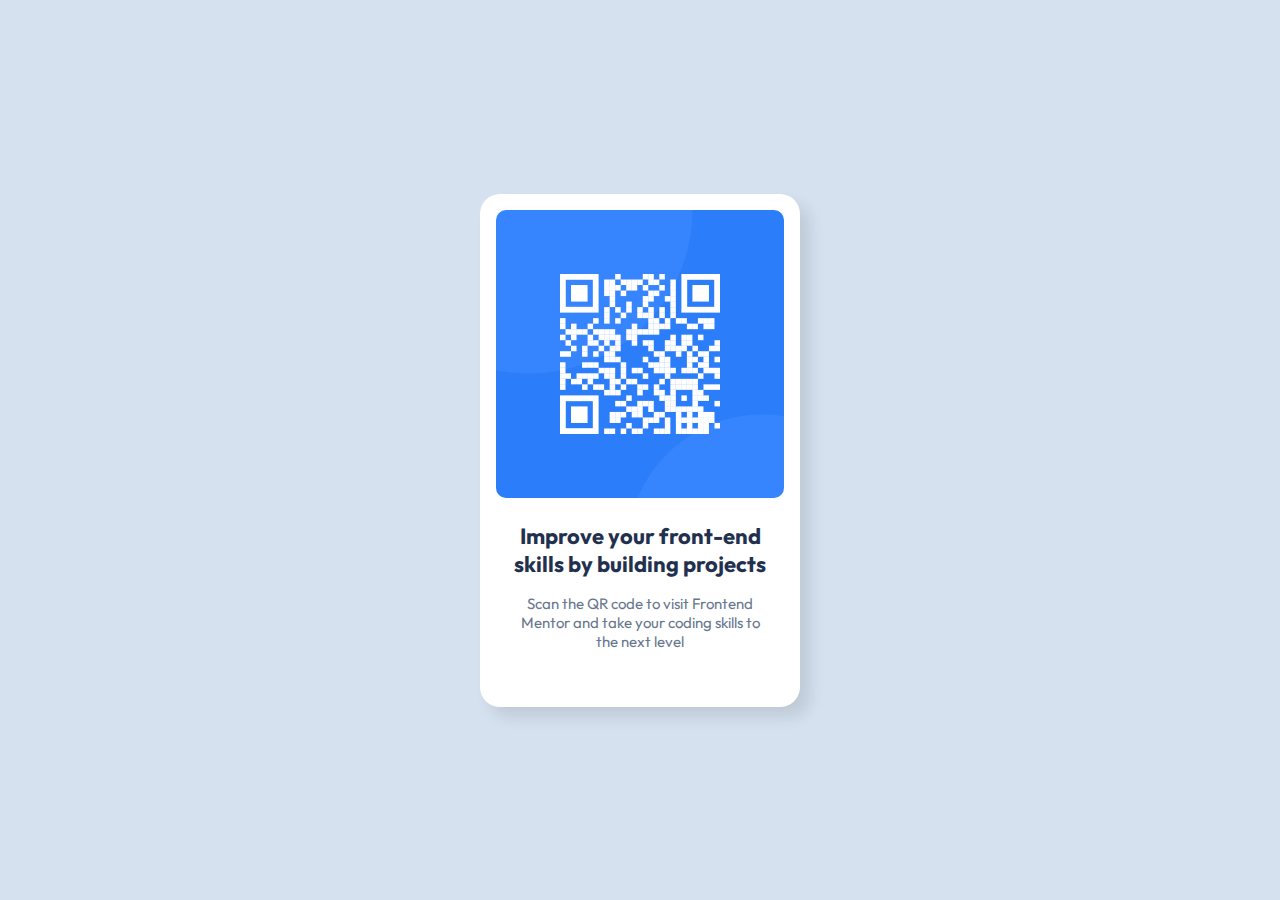
<file: Project QR/index.html>
<!DOCTYPE html>
<html lang="en">

<head>
    <meta charset="UTF-8">
    <meta name="viewport" content="width=device-width, initial-scale=1.0">
    <link rel="preconnect" href="https://fonts.googleapis.com">
    <link rel="preconnect" href="https://fonts.gstatic.com" crossorigin>
    <link href="https://fonts.googleapis.com/css2?family=Outfit:wght@100..900&display=swap" rel="stylesheet">
    <link rel="stylesheet" href="css/estilos.css">
    <title>QR</title>
</head>

<body>
    <div class="card">
        <img src="./img/image-qr-code.png" alt="codigo QR">
        <div class="texto">
            <h2>Improve your front-end skills by building projects</h2>
            <p>Scan the QR code to visit Frontend Mentor and take your coding skills to the next level</p>
        </div>
    </div>
</body>

</html>
</file>
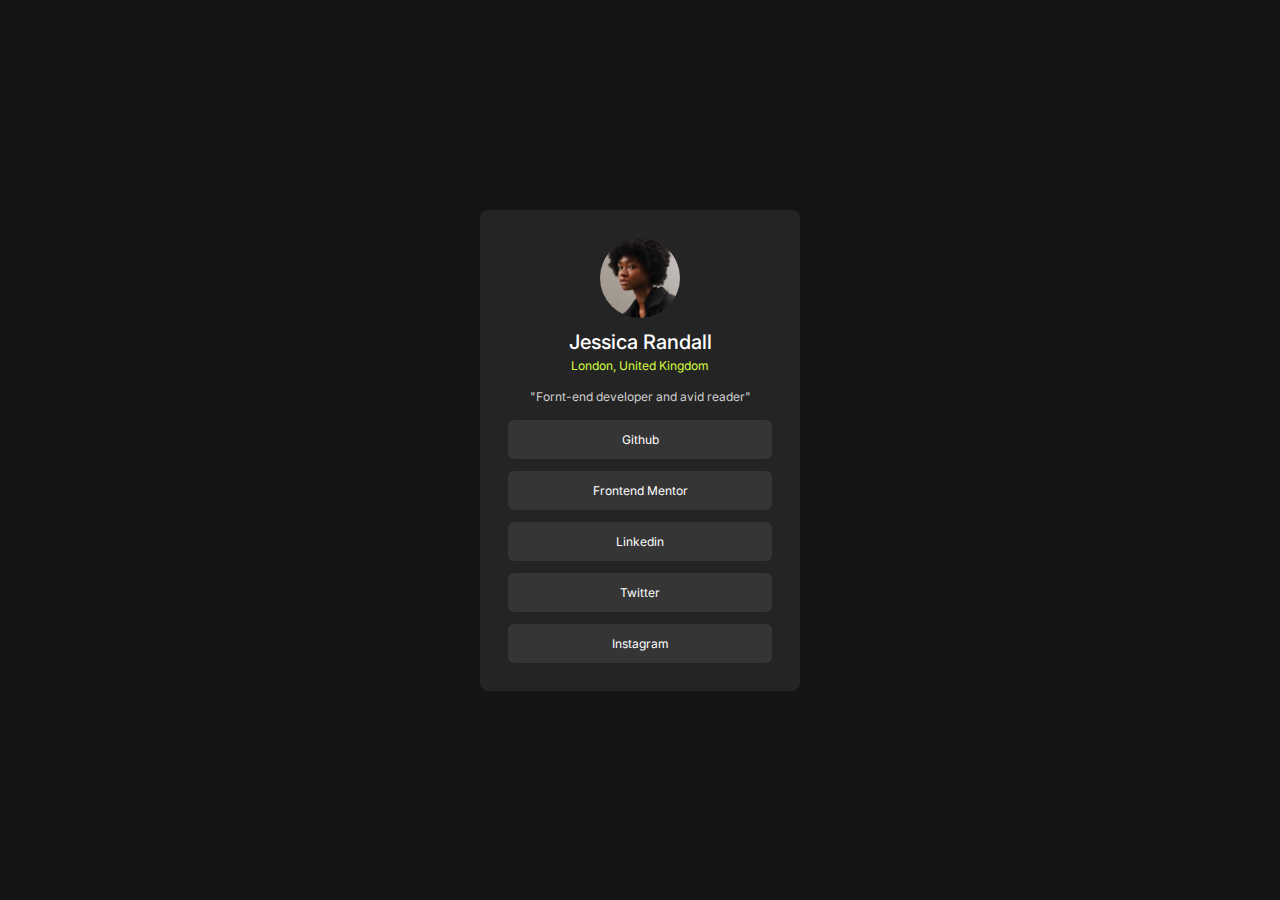
<file: Proyect blog preview/index.html>
<!DOCTYPE html>
<html lang="en">

<head>
    <meta charset="UTF-8">
    <meta name="viewport" content="width=device-width, initial-scale=1.0">
    <link rel="preconnect" href="https://fonts.googleapis.com">
    <link rel="preconnect" href="https://fonts.gstatic.com" crossorigin>
    <link
        href="https://fonts.googleapis.com/css2?family=Inter:ital,opsz,wght@0,14..32,100..900;1,14..32,100..900&display=swap"
        rel="stylesheet">
    <link rel="stylesheet" href="css/estilos.css">
    <title>Blog preview</title>
</head>

<body>
    <main class="card">
        <header>
            <img src="./img/avatar-jessica.jpeg" alt="foto-avatar">
            <div class="datos-perfil">
                <h1>Jessica Randall</h1>
                <p>London, United Kingdom</p>
            </div>
        </header>
        <div class="contenido">
            <p>"Fornt-end developer and avid reader"</p>
            <ul class="redes">
                <li>
                    <button>Github</button>
                </li>
                <li>
                    <button>Frontend Mentor</button>
                </li>
                <li>
                    <button> Linkedin</button>
                </li>
                <li>
                    <button>Twitter</button>
                </li>
                <li>
                    <button>Instagram</button>
                </li>
            </ul>
        </div>
    </main>
</body>

</html>
</file>
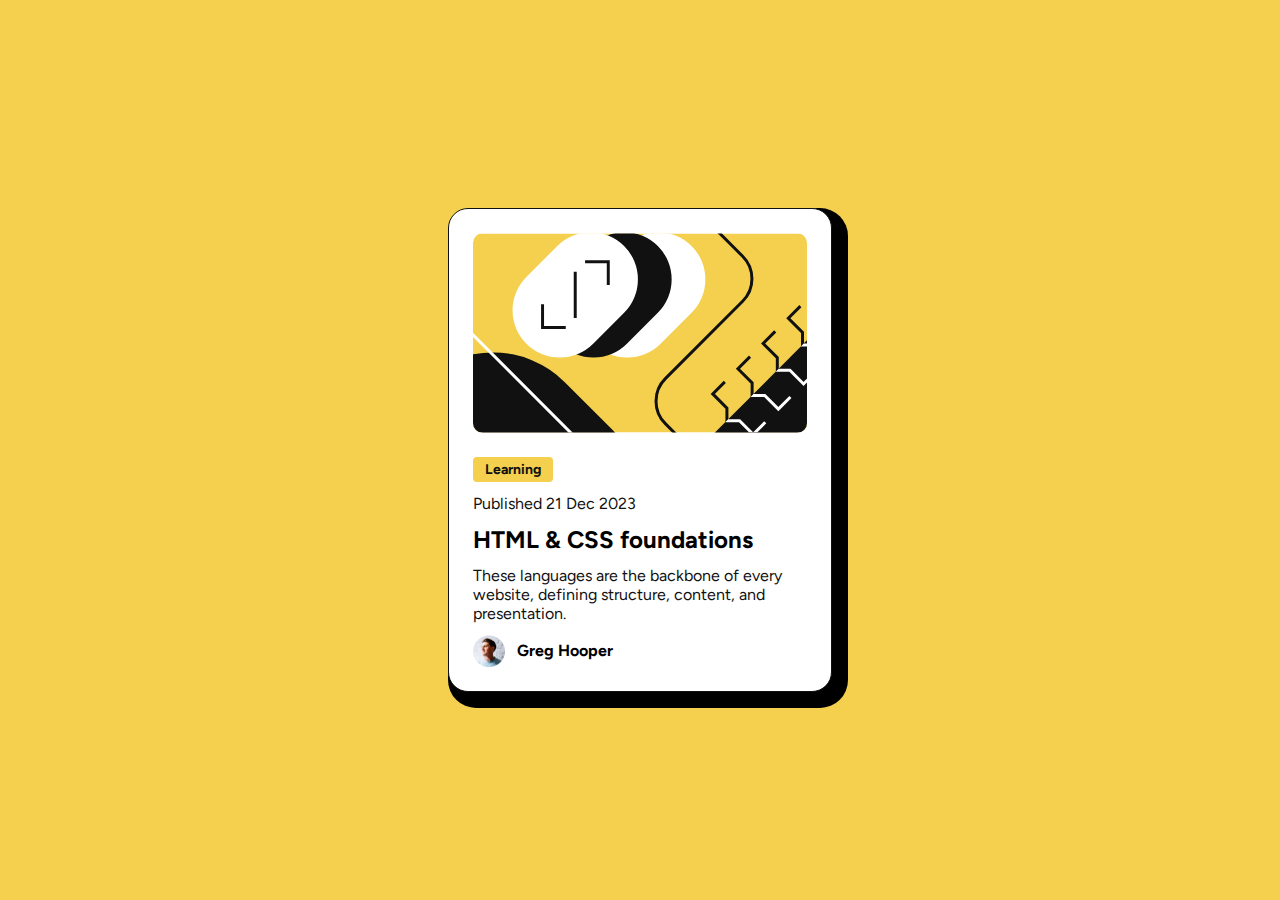
<file: Proyect card/index.html>
<!DOCTYPE html>
<html lang="en">

<head>
    <meta charset="UTF-8">
    <meta name="viewport" content="width=device-width, initial-scale=1.0">
    <link rel="preconnect" href="https://fonts.googleapis.com">
    <link rel="preconnect" href="https://fonts.gstatic.com" crossorigin>
    <link href="https://fonts.googleapis.com/css2?family=Figtree:ital,wght@0,300..900;1,300..900&display=swap"
        rel="stylesheet">
    <link rel="stylesheet" href="css/styles.css">
    <title>Card</title>
</head>

<body>
    <div class="card">
        <img src="img/illustration-article.svg" alt="main-picture">
        <div class="contenidos-2">
            <div class="contenido">
                <div class="chip">Learning</div>
                <p>Published 21 Dec 2023</p>
                <h1>HTML & CSS foundations</h1>
                <p>These languages are the backbone of every website, defining structure, content, and presentation.</p>
            </div>
            <div class="perfil">
                <img src="img/image-avatar.webp" alt="">
                <p>Greg Hooper</p>
            </div>
        </div>
    </div>
</body>

</html>
</file>
<file: Project QR/css/estilos.css>
* {
  font-family: "Outfit", serif;
  padding: 0px;
  margin: 0px;
  box-sizing: border-box;
}

body {
  background-color: #d5e1ef;
  font-size: "Outfit", serif;
  display: flex;
  align-items: center;
  justify-content: center;
  height: 100vh;
}

.card {
  display: flex;
  align-items: center;
  justify-content: center;
  flex-direction: column;
  gap: 24px;
  padding: 16px;
  background-color: white;
  width: fit-content;
  border-radius: 20px;
  box-shadow: 10px 10px 15px rgba(0, 0, 0, 0.1);
}

h2 {
  font-size: 22px;
  font-weight: bold;
  text-align: center;
  color: #1f314f;
}

img {
  width: 288px;
  height: 288px;
  border-radius: 10px;
}

.card p {
  font-size: 15px;
  color: #68778D;
  text-align: center;
}

.texto {
  display: flex;
  flex-direction: column;
  gap: 16px;
  margin-bottom: 40px;
  width: 288px;
  padding: 0px 16px;
}
</file>
<file: Proyect blog preview/css/estilos.css>
* {
  margin: 0px;
  padding: 0px;
  box-sizing: border-box;
  list-style: none;
  font-family: "Inter", serif;
}

body {
  background-color: rgb(21, 21, 21);
  display: flex;
  align-items: center;
  justify-content: center;
  height: 100vh;
}

.card {
  display: flex;
  flex-direction: column;
  padding: 28px;
  background-color: rgb(36, 36, 36);
  width: fit-content;
  justify-content: center;
  align-items: center;
  gap: 16px;
  width: 320px;
  border-radius: 8px;
}

h1 {
  color: white;
  font-size: 20px;
  font-weight: 500;
}

img {
  width: 80px;
  height: auto;
  border-radius: 100px;
}

.datos-perfil p {
  font-size: 12px;
  color: rgb(213, 255, 61);
}

.datos-perfil {
  display: flex;
  flex-direction: column;
  gap: 4px;
  justify-content: center;
  align-items: center;
}

header {
  display: flex;
  flex-direction: column;
  justify-content: center;
  align-items: center;
  gap: 12px;
}

.contenido {
  display: flex;
  flex-direction: column;
  gap: 16px;
  justify-content: center;
  align-items: center;
  width: 100%;
}

.contenido p{
    font-size: 12px;
    color: rgb(208, 208, 208);
}

/* List */

.redes {
  display: flex;
  flex-direction: column;
  gap: 12px;
  justify-content: center;
  align-items: center;
  width: 100%;
}

li{
    width: 100%;
}

button{
    color: white;
    background-color: rgb(53, 53, 53);
    border: none;
    width: 100%;
    padding: 12px;
    border-radius: 6px;
    font-size: 12px;
    transition: all 0.3s ease;

}


/* Hover */

button:hover{
    background-color:  rgb(213, 255, 61);
    color: rgb(53, 53, 53);
    font-weight: 600;
    transition:all 0.5s ease-in-out;
}
</file>
<file: Proyect card/css/styles.css>
* {
  margin: 0px;
  padding: 0px;
  box-sizing: border-box;
  font-family: "Figtree", serif;
}

body {
  height: 100vh;
  display: flex;
  align-items: center;
  justify-content: center;
  background-color: #f4d04e;
}

.card {
  display: flex;
  flex-direction: column;
  justify-content: center;
  align-items: center;
  background-color: white;
  border: solid 1px #111111;
  border-radius: 20px;
  padding: 24px;
  box-shadow: 8px 8px 0px 8px rgb(0, 0, 0);
  gap: 24px;
  min-width: 327px;
  margin: 0px 24px;
}

.contenido {
  display: flex;
  flex-direction: column;
  justify-content: center;
  align-items: start;
  gap: 12px;
  width: auto;
}

.chip {
  background-color: #f4d04e;
  color: #111111;
  padding: 4px 12px;
  font-size: 12px;
  font-weight: bolder;
  border-radius: 4px;
}

.card img {
  height: 200px;
  width: 100%;
  border-radius: 10px;
  width: 100%;
  height: 100%;
  object-fit: contain;
}

h1 {
  width: fit-content;
  font-size: 20px;
}

.contenido p {
  font-size: 14px;
  color: #111111;
  width: 100%;
}

.perfil img {
  width: 32px;
  height: 32px;
}

.perfil {
  display: flex;
  flex-direction: row;
  justify-content: start;
  align-items: center;
  gap: 12px;
}

.perfil p {
  text-align: center;
  font-weight: bold;
}

.contenidos-2 {
  display: flex;
  flex-direction: column;
  gap: 12px;
  width: 100%;
}

@media (min-width: 375px) {
  div.card {
    width: 384px;
  }
  h1 {
    font-size: 24px;
  }
  .contenido p {
    font-size: 16px;
  }
  .chip {
    font-size: 14px;
  }
}

/*# sourceMappingURL=styles.css.map */
</file>
